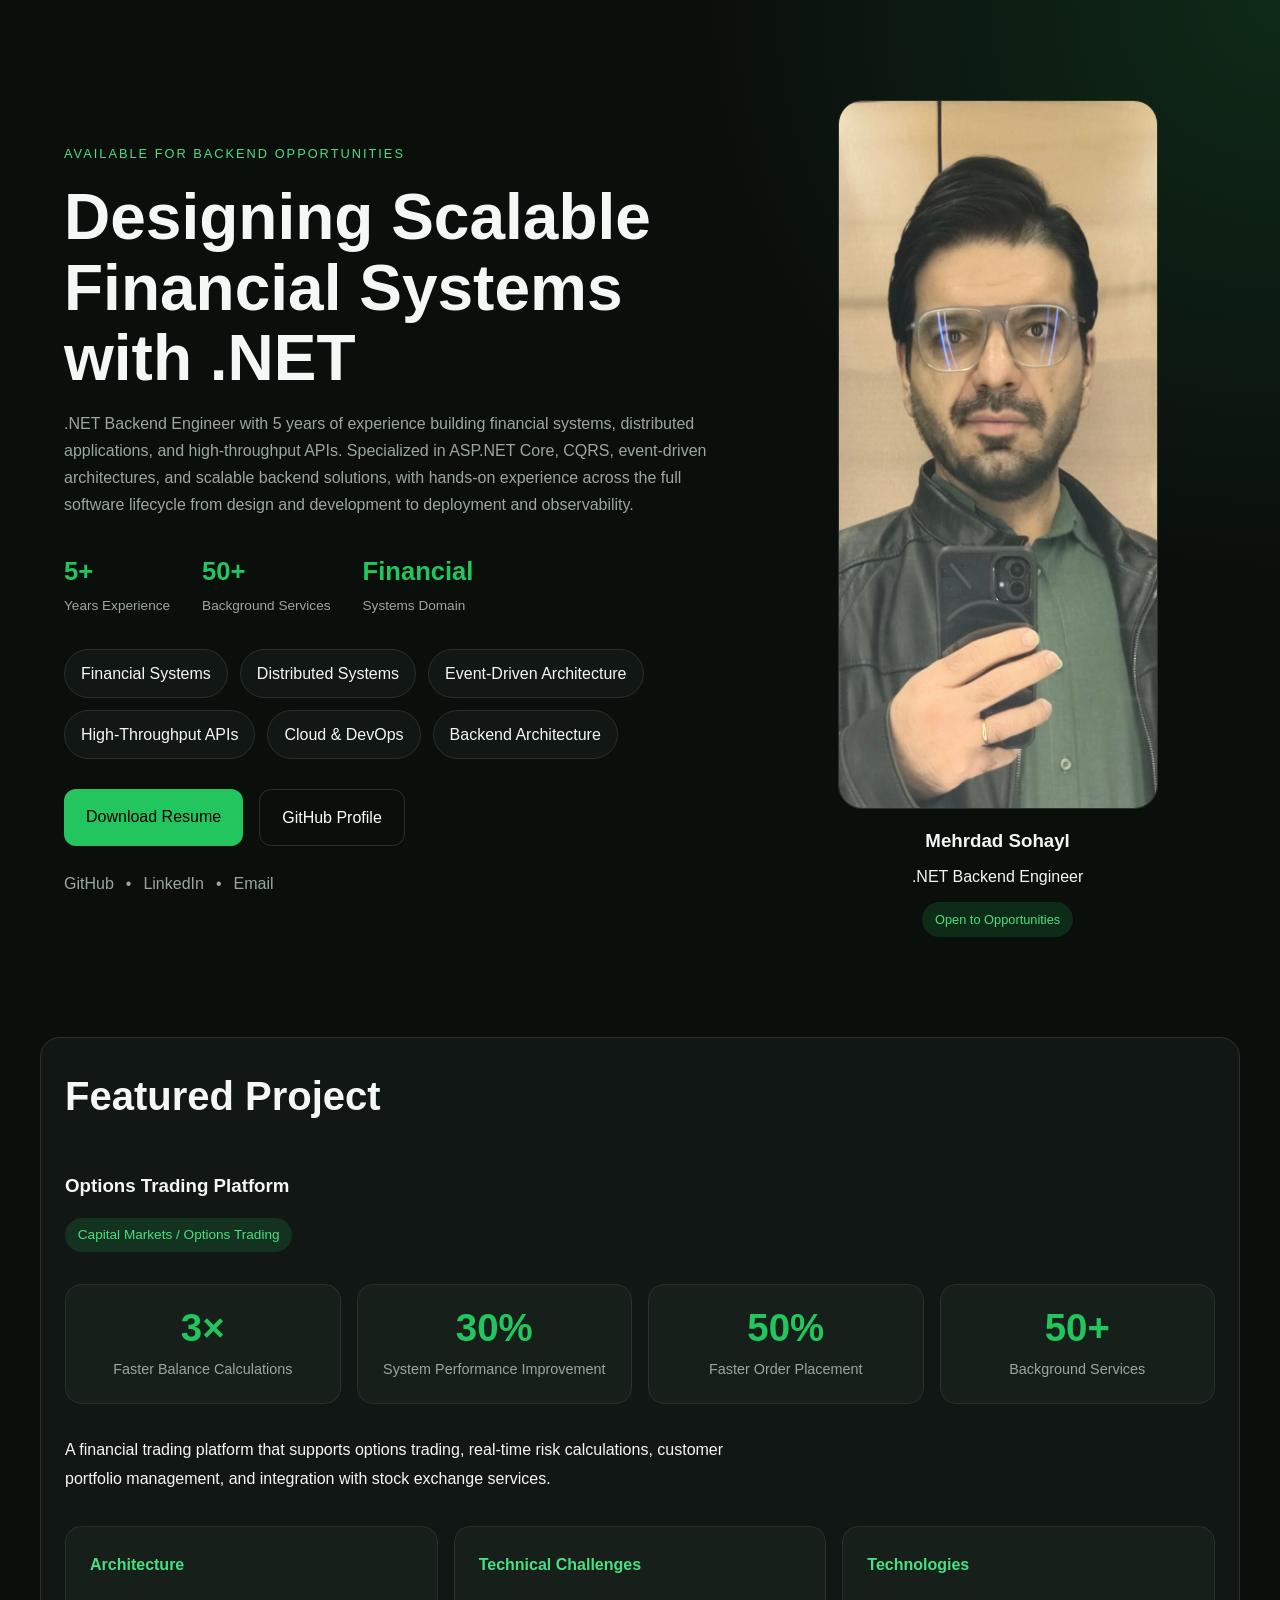
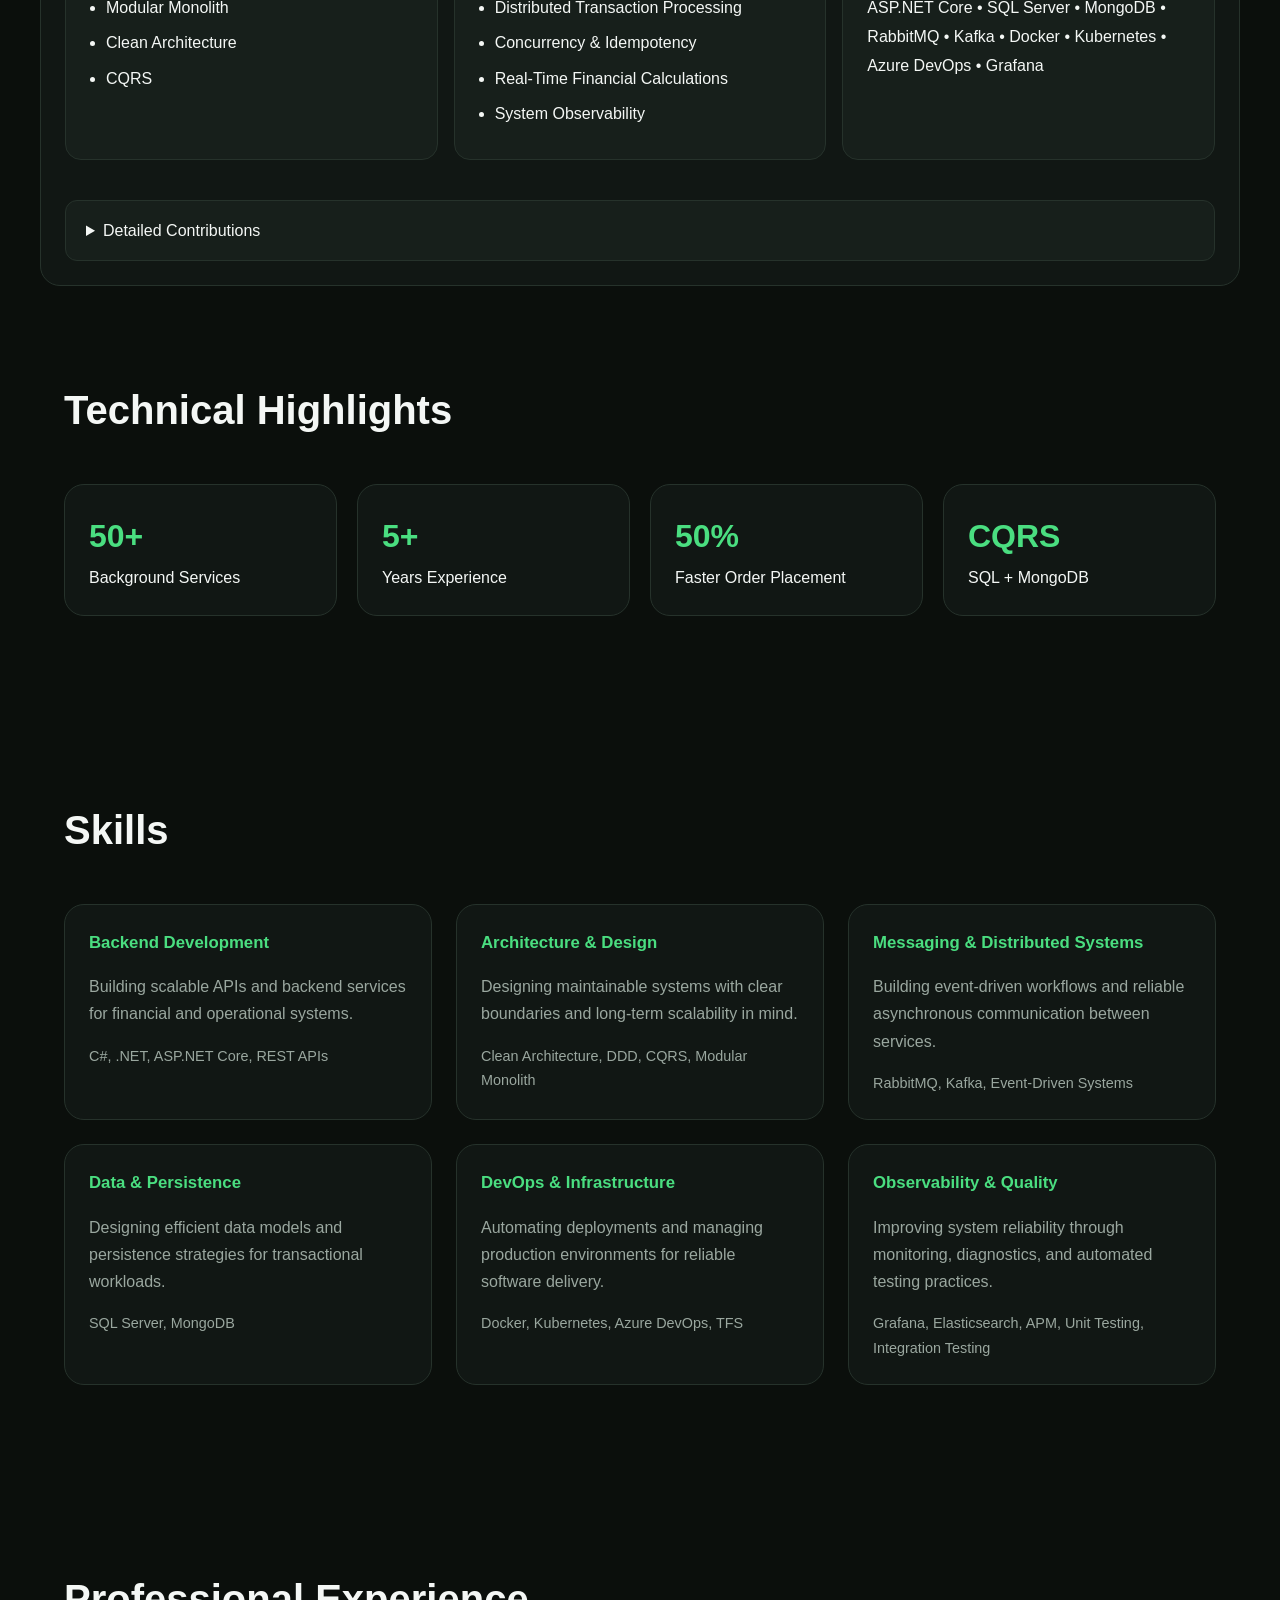
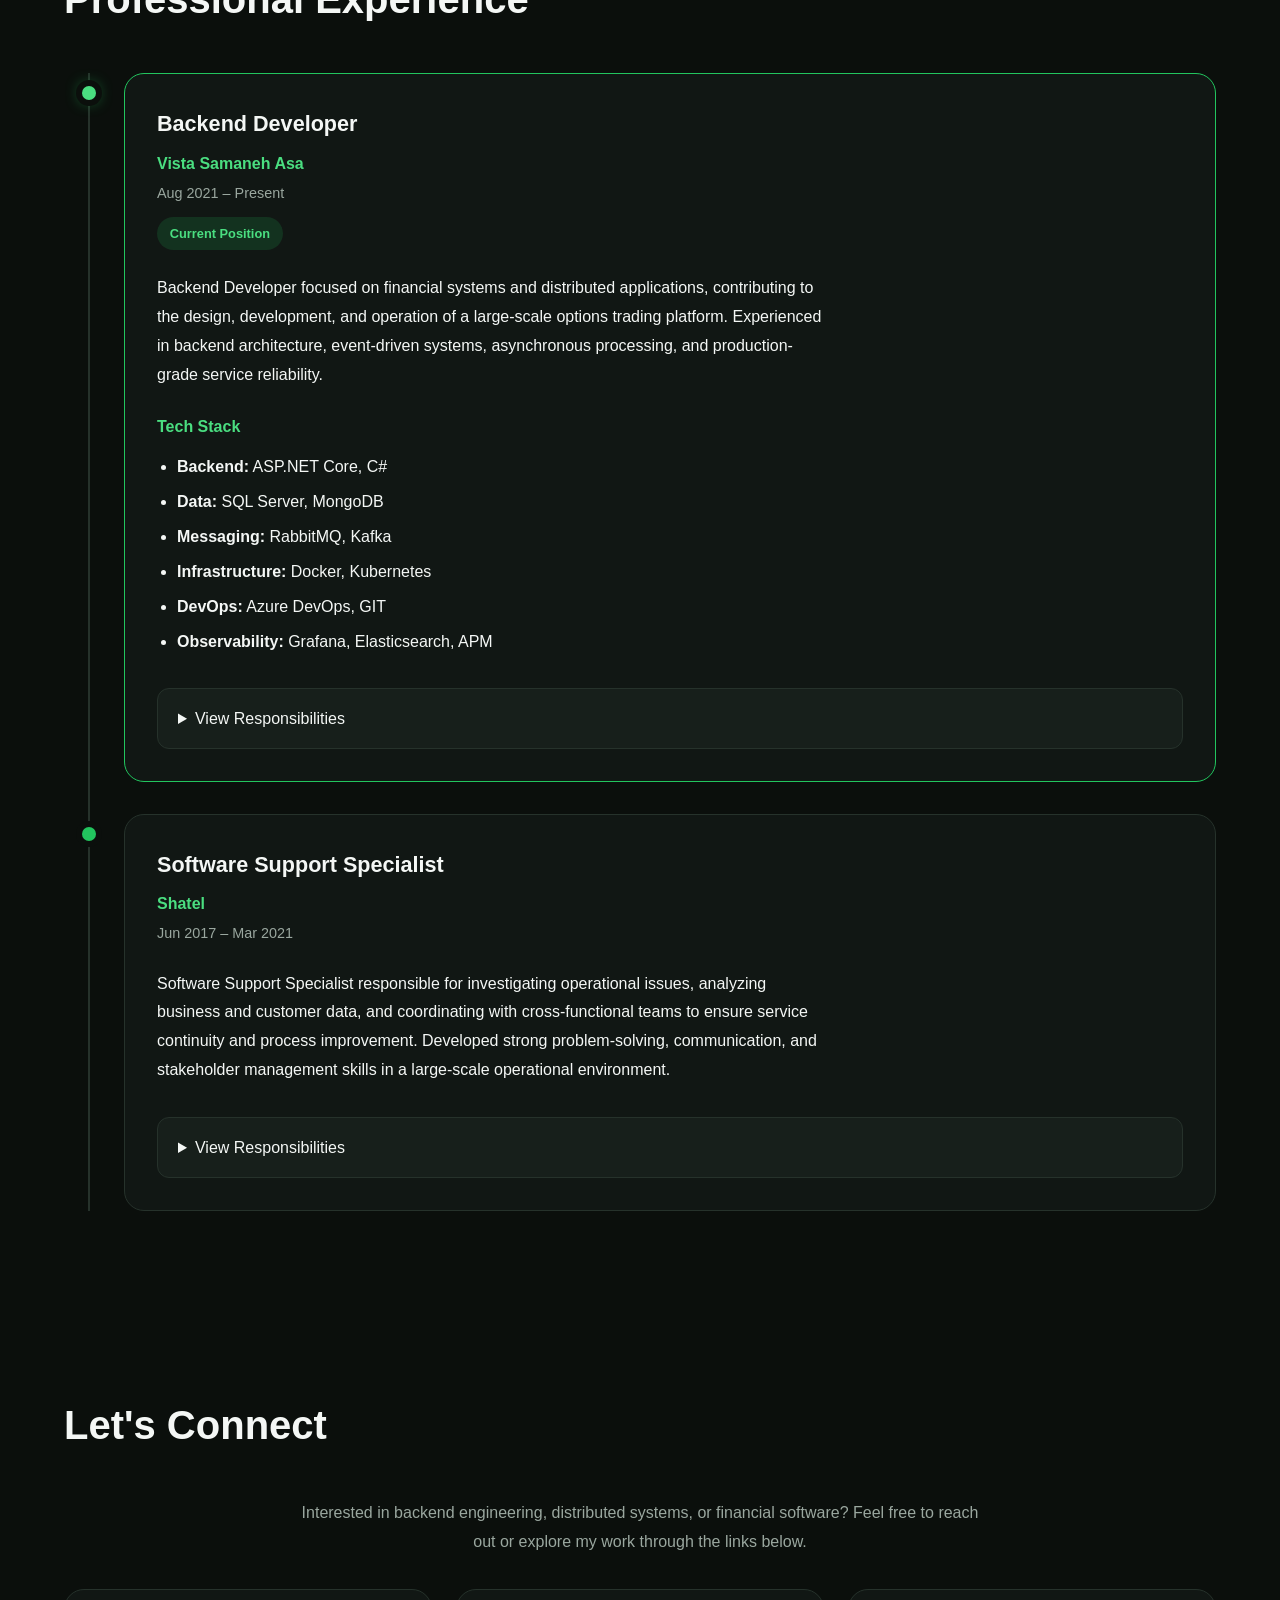
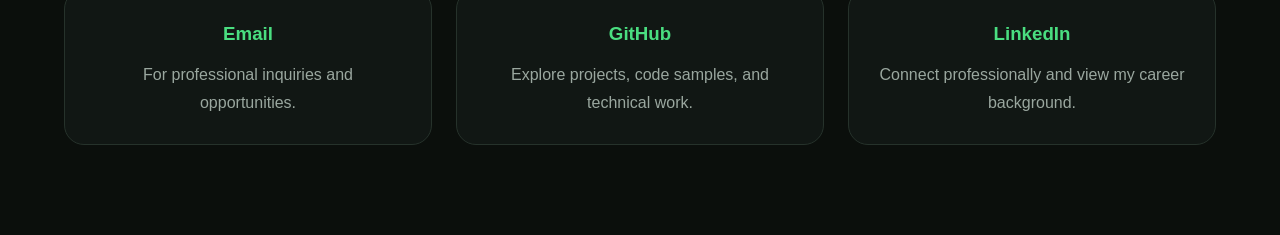
<file: index.html>
<!DOCTYPE html>
<html lang="en">
<head>
    <meta charset="UTF-8">
    <meta name="viewport" content="width=device-width, initial-scale=1.0">
    <title>Mehrdad Sohayl | Backend .NET Developer</title>
    <link rel="stylesheet" href="styles.css">
</head>
<body>
    <section>
        <header class="hero">
            <div class="container hero-grid">
                <div class="hero-text">
                    <span class="eyebrow">AVAILABLE FOR BACKEND OPPORTUNITIES</span>
                    <h1>Designing Scalable Financial Systems with .NET</h1>
                    <p class="lead">
                        .NET Backend Engineer with 5 years of experience building financial systems, distributed applications, and high-throughput APIs. Specialized in ASP.NET Core, CQRS, event-driven architectures, and scalable backend solutions, with hands-on experience across the full software lifecycle from design and development to deployment and observability.
                    </p>

                    <div class="hero-stats">

                        <div class="stat">
                            <span class="stat-number">5+</span>
                            <span class="stat-label">Years Experience</span>
                        </div>

                        <div class="stat">
                            <span class="stat-number">50+</span>
                            <span class="stat-label">Background Services</span>
                        </div>

                        <div class="stat">
                            <span class="stat-number">Financial</span>
                            <span class="stat-label">Systems Domain</span>
                        </div>

                    </div>

                    <div class="hero-tags">
                        <span>Financial Systems</span>
                        <span>Distributed Systems</span>
                        <span>Event-Driven Architecture</span>
                        <span>High-Throughput APIs</span>
                        <span>Cloud & DevOps</span>
                        <span>Backend Architecture</span>
                    </div>

                    <div class="hero-buttons">

                        <a href="assets/Mehrdad-Sohayl-Resume.pdf"
                           class="btn btn-primary"
                           target="_blank">
                            Download Resume
                        </a>

                        <a href="https://github.com/Mehrdad-Sohayl"
                           class="btn btn-secondary"
                           target="_blank">
                            GitHub Profile
                        </a>

                    </div>
                    <div class="hero-links">

                        <a href="https://github.com/Mehrdad-Sohayl">GitHub</a>

                        <span>•</span>

                        <a href="https://ir.linkedin.com/in/mehrdad-sohayl-073603b1">LinkedIn</a>

                        <span>•</span>

                        <a href="mailto:mehsohayl@gmail.com">Email</a>

                    </div>
                </div>

                <div class="hero-photo">

                    <img src="assets/1000026051.png" alt="Mehrdad Sohayl">

                    <div class="profile-card">

                        <h3>Mehrdad Sohayl</h3>

                        <p>.NET Backend Engineer</p>

                        <span class="status-badge">
                            Open to Opportunities
                        </span>

                    </div>

                </div>
            </div>
        </header>
    </section>

    <section>
        <div class="project-card featured">
            <h2 class="section-title">Featured Project</h2>
            <div class="project-header">
                <h3>Options Trading Platform</h3>
                <span class="project-domain">
                    Capital Markets / Options Trading
                </span>
            </div>

            <div class="project-results">

                <div class="result-card">
                    <div class="result-value">3×</div>
                    <div class="result-label">
                        Faster Balance Calculations
                    </div>
                </div>

                <div class="result-card">
                    <div class="result-value">30%</div>
                    <div class="result-label">
                        System Performance Improvement
                    </div>
                </div>

                <div class="result-card">
                    <div class="result-value">50%</div>
                    <div class="result-label">
                        Faster Order Placement
                    </div>
                </div>

                <div class="result-card">
                    <div class="result-value">50+</div>
                    <div class="result-label">
                        Background Services
                    </div>
                </div>

            </div>

            <div class="project-overview">
                <p>
                    A financial trading platform that supports options trading,
                    real-time risk calculations, customer portfolio management,
                    and integration with stock exchange services.
                </p>
            </div>

            <div class="project-details">

                <div class="detail-card">
                    <h4>Architecture</h4>

                    <ul>
                        <li>Modular Monolith</li>
                        <li>Clean Architecture</li>
                        <li>CQRS</li>
                    </ul>
                </div>

                <div class="detail-card">
                    <h4>Technical Challenges</h4>

                    <ul>
                        <li>Distributed Transaction Processing</li>
                        <li>Concurrency & Idempotency</li>
                        <li>Real-Time Financial Calculations</li>
                        <li>System Observability</li>
                    </ul>
                </div>

                <div class="detail-card">
                    <h4>Technologies</h4>

                    <p>
                        ASP.NET Core • SQL Server • MongoDB •
                        RabbitMQ • Kafka • Docker • Kubernetes •
                        Azure DevOps • Grafana
                    </p>
                </div>

            </div>

            <details class="contributions">
                <summary>Detailed Contributions</summary>

                <ul>
                    <li>Developed contract chain and market watch modules for real-time options trading visibility.</li>

                    <li>Implemented customer financial data archiving, improving balance calculation performance by more than 3×.</li>

                    <li>Implemented options trading strategies including Naked, Covered Call, and Spread.</li>

                    <li>Developed integration services with stock exchange core systems and processed 10+ market and customer events.</li>

                    <li>Redesigned the instrument master data module, improving overall system performance by approximately 30%.</li>

                    <li>Implemented real-time margin calculations and customer status evaluation.</li>
                </ul>
            </details>

        </div>
    </section>

    <section class="section highlights">
        <div class="container">
            <h2 class="section-title">Technical Highlights</h2>
            <div class="stats-grid">
                <div class="stat-card"><strong>50+</strong><span>Background Services</span></div>
                <div class="stat-card"><strong>5+</strong><span>Years Experience</span></div>
                <div class="stat-card"><strong>50%</strong><span>Faster Order Placement</span></div>
                <div class="stat-card"><strong>CQRS</strong><span>SQL + MongoDB</span></div>
            </div>
        </div>
    </section>

    <section class="section">
        <div class="container">
            <h2 class="section-title">Skills</h2>
            <div class="skills-grid">

                <div class="skill-card">
                    <h3>Backend Development</h3>

                    <p class="skill-description">
                        Building scalable APIs and backend services for financial and operational systems.
                    </p>

                    <p class="skill-tech">
                        C#, .NET, ASP.NET Core, REST APIs
                    </p>
                </div>

                <div class="skill-card">
                    <h3>Architecture & Design</h3>

                    <p class="skill-description">
                        Designing maintainable systems with clear boundaries and long-term scalability in mind.
                    </p>

                    <p class="skill-tech">
                        Clean Architecture, DDD, CQRS, Modular Monolith
                    </p>
                </div>

                <div class="skill-card">
                    <h3>Messaging & Distributed Systems</h3>

                    <p class="skill-description">
                        Building event-driven workflows and reliable asynchronous communication between services.
                    </p>

                    <p class="skill-tech">
                        RabbitMQ, Kafka, Event-Driven Systems
                    </p>
                </div>

                <div class="skill-card">
                    <h3>Data & Persistence</h3>

                    <p class="skill-description">
                        Designing efficient data models and persistence strategies for transactional workloads.
                    </p>

                    <p class="skill-tech">
                        SQL Server, MongoDB
                    </p>
                </div>

                <div class="skill-card">
                    <h3>DevOps & Infrastructure</h3>

                    <p class="skill-description">
                        Automating deployments and managing production environments for reliable software delivery.
                    </p>

                    <p class="skill-tech">
                        Docker, Kubernetes, Azure DevOps, TFS
                    </p>
                </div>

                <div class="skill-card">
                    <h3>Observability & Quality</h3>

                    <p class="skill-description">
                        Improving system reliability through monitoring, diagnostics, and automated testing practices.
                    </p>

                    <p class="skill-tech">
                        Grafana, Elasticsearch, APM, Unit Testing, Integration Testing
                    </p>
                </div>

            </div>
        </div>
    </section>

    <section class="section">
        <div class="container">
            <h2 class="section-title">Professional Experience</h2>
            <div class="timeline">
                <div class="timeline-card current-role">

                    <div class="job-header">
                        <h3>Backend Developer</h3>

                        <p class="company">Vista Samaneh Asa</p>

                        <p class="duration">Aug 2021 – Present</p>
                        <span class="current-badge">
                            Current Position
                        </span>
                    </div>

                    <div class="job-summary">
                        <p>
                            Backend Developer focused on financial systems and distributed applications, contributing to the design, development, and operation of a large-scale options trading platform. Experienced in backend architecture, event-driven systems, asynchronous processing, and production-grade service reliability.
                        </p>
                    </div>

                    <div class="tech-stack">
                        <h4>Tech Stack</h4>

                        <ul>
                            <li><strong>Backend:</strong> ASP.NET Core, C#</li>
                            <li><strong>Data:</strong> SQL Server, MongoDB</li>
                            <li><strong>Messaging:</strong> RabbitMQ, Kafka</li>
                            <li><strong>Infrastructure:</strong> Docker, Kubernetes</li>
                            <li><strong>DevOps:</strong> Azure DevOps, GIT</li>
                            <li><strong>Observability:</strong> Grafana, Elasticsearch, APM</li>
                        </ul>
                    </div>

                    <details class="responsibilities">
                        <summary>View Responsibilities</summary>

                        <ul>
                            <li>Design and develop backend services using ASP.NET Core Web API.</li>
                            <li>Design scalable solutions following Clean Architecture and Modular Monolith principles.</li>
                            <li>Develop and optimize data access layers using SQL Server and MongoDB.</li>
                            <li>Build asynchronous integrations using RabbitMQ and Apache Kafka.</li>
                            <li>Manage deployment and delivery processes using Docker, Kubernetes, and Azure DevOps.</li>
                        </ul>
                    </details>
                </div>
                <div class="timeline-card">

                    <div class="job-header">
                        <h3>Software Support Specialist</h3>

                        <p class="company">Shatel</p>

                        <p class="duration">Jun 2017 – Mar 2021</p>
                    </div>

                    <div class="job-summary">
                        <p>
                            Software Support Specialist responsible for investigating operational issues,
                            analyzing business and customer data, and coordinating with cross-functional teams
                            to ensure service continuity and process improvement.
                            Developed strong problem-solving, communication, and stakeholder management skills
                            in a large-scale operational environment.
                        </p>
                    </div>

                    <details class="responsibilities">
                        <summary>View Responsibilities</summary>

                        <ul>
                            <li>Collaborated with Sales, Support, Operations, and Customer Service teams to investigate issues and ensure service continuity.</li>
                            <li>Analyzed operational data, reports, and customer requests to identify discrepancies and support process improvements.</li>
                            <li>Assisted in incident investigation, issue tracking, and resolution coordination across multiple business units.</li>
                            <li>Participated in documenting workflows, operational procedures, and service-related processes.</li>
                            <li>Communicated with internal stakeholders to gather requirements, clarify issues, and facilitate effective problem resolution.</li>
                        </ul>
                    </details>

                </div>
            </div>
        </div>
    </section>

    <section id="contact" class="section">
        <div class="container">
            <h2 class="section-title">Let's Connect</h2>
            <p class="contact-intro">
                Interested in backend engineering, distributed systems, or financial software?
                Feel free to reach out or explore my work through the links below.
            </p>
            <div class="contact-grid">
                <a class="contact-card"
                   href="mailto:mehsohayl@gmail.com">

                    <h3>Email</h3>

                    <p>For professional inquiries and opportunities.</p>

                </a>
                <a class="contact-card"
                   href="https://github.com/Mehrdad-Sohayl"
                   target="_blank">

                    <h3>GitHub</h3>

                    <p>Explore projects, code samples, and technical work.</p>

                </a>
                <a class="contact-card"
                   href="https://ir.linkedin.com/in/mehrdad-sohayl-073603b1"
                   target="_blank">

                    <h3>LinkedIn</h3>

                    <p>Connect professionally and view my career background.</p>

                </a>
            </div>
        </div>
    </section>

</body>
</html>
</file>
<file: styles.css>
:root {
    --bg: #0b0f0c;
    --surface: #111714;
    --surface2: #171f1b;
    --border: #26322b;
    --text: #f4f7f5;
    --muted: #9aa79f;
    --emerald: #22c55e;
    --emerald-light: #4ade80;
    --glow: rgba(34,197,94,.15);
    --radius: 20px;
}

* {
    margin: 0;
    padding: 0;
    box-sizing: border-box
}

body {
    background: var(--bg);
    color: var(--text);
    font-family: Inter,Segoe UI,sans-serif;
    line-height: 1.7
}

.container {
    max-width: 1200px;
    margin: auto;
    padding: 0 24px
}

.section {
    padding: 90px 0
}

.hero {
    padding: 100px 0;
    background: radial-gradient(circle at top right,var(--glow),transparent 35%)
}

.hero-stats {
    display: flex;
    gap: 2rem;
    margin: 2rem 0;
}

.stat {
    display: flex;
    flex-direction: column;
}

.stat-number {
    color: var(--emerald);
    font-size: 1.6rem;
    font-weight: 700;
}

.stat-label {
    color: var(--muted);
    font-size: .85rem;
}



.hero-grid {
    display: grid;
    grid-template-columns: 1.5fr 1fr;
    gap: 60px;
    align-items: center
}

.hero-photo {
    display: flex;
    flex-direction: column;
    align-items: center;
}


.profile-card {
    margin-top: 1rem;
    text-align: center;
}


.hero-links {
    margin-top: 1.5rem;
    display: flex;
    gap: .75rem;
    align-items: center;
    color: var(--muted);
}


    .hero-links a {
        color: var(--muted);
        text-decoration: none;
    }


        .hero-links a:hover {
            color: var(--emerald-light);
        }

.status-badge {
    display: inline-block;
    margin-top: .75rem;
    padding: .4rem .8rem;
    border-radius: 999px;
    background: var(--glow);
    color: var(--emerald-light);
    font-size: .8rem;
}

.profile-card h3 {
    margin-bottom: .4rem;
}



.hero-photo img {
    width: 100%;
    max-width: 320px;
    border-radius: 24px;
    border: 1px solid var(--border)
}

.eyebrow {
    color: var(--emerald-light);
    letter-spacing: 2px;
    font-size: .8rem
}

h1 {
    font-size: 4rem;
    line-height: 1.1;
    margin: 16px 0
}

.lead {
    color: var(--muted);
    max-width: 700px
}

.hero-tags, .skill-badges {
    display: flex;
    flex-wrap: wrap;
    gap: 12px;
    margin-top: 24px
}

    .hero-tags span, .skill-badges span {
        background: var(--surface);
        border: 1px solid var(--border);
        padding: 10px 16px;
        border-radius: 999px;
        transition: .3s
    }

        .skill-badges span:hover {
            transform: translateY(-4px);
            border-color: var(--emerald);
            box-shadow: 0 0 0 1px var(--emerald);
        }

.hero-buttons {
    display: flex;
    gap: 16px;
    margin-top: 30px
}

.btn {
    padding: 14px 22px;
    border-radius: 12px;
    text-decoration: none
}

.btn-primary {
    background: var(--emerald);
    color: #000
}

.btn-secondary {
    border: 1px solid var(--border);
    color: white
}

.section-title {
    font-size: 2.5rem;
    margin-bottom: 40px
}

.project-card, .stat-card, .timeline-card, .contact-card {
    background: var(--surface);
    border: 1px solid var(--border);
    border-radius: var(--radius);
    padding: 24px;
    transition: .3s;
}

    .project-card:hover, .stat-card:hover, .timeline-card:hover, .contact-card:hover {
        transform: translateY(-6px);
        border-color: var(--emerald);
    }

.stats-grid, .contact-grid {
    display: grid;
    gap: 20px;
}

.project-grid {
    display: grid;
    grid-template-columns: repeat(2, minmax(0, 1fr));
    gap: 20px;
}

.result-card,
.skill-card,
.timeline-card,
.contact-card {
    min-width: 0;
}

.project-domain,
.result-label,
.project-card p,
.project-card li {
    overflow-wrap: break-word;
    word-break: break-word;
}

    .project-grid > * {
        min-width: 0;
    }

@media (max-width: 768px) {
    .project-grid {
        grid-template-columns: 1fr;
    }
}

.skill-card,
.detail-card,
.result-card {
    min-width: 0;
}

@media (max-width: 768px) {
    .project-card {
        padding: 1.5rem;
    }
}

@media (max-width: 768px) {
    .results-grid {
        grid-template-columns: repeat(2, 1fr);
    }
}

.project-grid {
    grid-template-columns: repeat(2,1fr)
}

.stats-grid, .contact-grid {
    grid-template-columns: repeat(auto-fit,minmax(220px,1fr))
}

.stat-card strong {
    display: block;
    font-size: 2rem;
    color: var(--emerald-light)
}

.contact-card {
    text-decoration: none;
    color: var(--text);
    text-align: center
}

.muted {
    color: var(--muted)
}

ul {
    padding-left: 20px
}

@media(max-width:768px) {
    .hero-grid, .project-grid {
        grid-template-columns: 1fr
    }

    h1 {
        font-size: 2.6rem
    }
}

.skills-grid {
    display: grid;
    grid-template-columns: repeat(auto-fit, minmax(280px, 1fr));
    gap: 1.5rem;
}

.skill-card {
    background: var(--surface);
    border: 1px solid var(--border);
    border-radius: var(--radius);
    padding: 1.5rem;
    transition: transform .25s ease, border-color .25s ease, box-shadow .25s ease;
}

    .skill-card:hover {
        transform: translateY(-4px);
        border-color: var(--emerald);
        box-shadow: 0 12px 32px var(--glow);
    }

.skill-description {
    color: var(--text);
    line-height: 1.7;
    margin-bottom: 1rem;
}


.skill-tech {
    color: var(--muted);
    font-size: .9rem;
}

.skill-card h3 {
    color: var(--emerald-light);
    margin-bottom: 1rem;
    font-size: 1.05rem;
}

.skill-card p {
    color: var(--muted);
    line-height: 1.7;
}

.timeline {
    position: relative;
    display: flex;
    flex-direction: column;
    gap: 2rem;
}

    .timeline::before {
        content: "";
        position: absolute;
        left: 24px;
        top: 0;
        bottom: 0;
        width: 2px;
        background: var(--border);
    }

.timeline-card {
    position: relative;
    margin-left: 60px;
}

    .timeline-card ul {
        margin-top: 8px;
        margin-bottom: 16px;
    }

    .timeline-card li {
        margin-bottom: 8px;
    }

    .timeline-card::before {
        content: "";
        position: absolute;
        width: 14px;
        height: 14px;
        left: -43px;
        top: 12px;
        border-radius: 50%;
        background: var(--emerald);
        box-shadow: 0 0 0 6px var(--bg);
    }

.current-role::before {
    background: var(--emerald-light);
    box-shadow: 0 0 0 6px var(--bg), 0 0 16px var(--emerald);
}

.current-badge {
    display: inline-block;
    margin-top: .75rem;
    padding: .35rem .8rem;
    border-radius: 999px;
    background: var(--glow);
    color: var(--emerald-light);
    font-size: .8rem;
    font-weight: 600;
}

.timeline-card {
    position: relative;
    margin-left: 60px;
    background: var(--surface);
    border: 1px solid var(--border);
    border-radius: var(--radius);
    padding: 2rem;
}

.timeline-card {
    transition: transform .25s ease, border-color .25s ease, box-shadow .25s ease;
}

.current-role {
    border-color: rgba(34, 197, 94, 0.35);
}

.company {
    color: var(--emerald-light);
    font-weight: 600;
}

.job-summary {
    margin: 1.5rem 0;
}

.tech-stack {
    margin-top: 1.5rem;
}

.responsibilities {
    margin-top: 2rem;
}

.job-header h3 {
    font-size: 1.35rem;
    font-weight: 700;
}

.timeline-card:hover {
    transform: translateY(-4px);
    border-color: var(--emerald);
    box-shadow: 0 12px 32px var(--glow);
}

.current-role {
    border-color: var(--emerald);
}

.project-results {
    display: grid;
    grid-template-columns: repeat(4, 1fr);
    gap: 1rem;
    margin: 2rem 0;
}

.result-card {
    background: var(--surface2);
    border: 1px solid var(--border);
    border-radius: 16px;
    padding: 1.5rem;
    text-align: center;
    transition: all .25s ease;
}

    .result-card:hover {
        transform: translateY(-4px);
        border-color: var(--emerald);
        box-shadow: 0 10px 30px var(--glow);
    }

.result-value {
    color: var(--emerald);
    font-size: 2.4rem;
    font-weight: 800;
    line-height: 1;
}

.result-label {
    margin-top: .75rem;
    color: var(--muted);
    font-size: .9rem;
    line-height: 1.4;
}

.project-details {
    display: grid;
    grid-template-columns: repeat(3, 1fr);
    gap: 1.5rem;
    margin-top: 2rem;
}

.detail-card {
    background: var(--surface2);
    border: 1px solid var(--border);
    border-radius: 16px;
    padding: 1.5rem;
}

    .detail-card h4 {
        color: var(--emerald-light);
        margin-bottom: 1rem;
    }

    .detail-card ul {
        margin: 0;
        padding-left: 1rem;
    }

    .detail-card li {
        margin-bottom: 0.5rem;
    }

    .detail-card p {
        line-height: 1.8;
    }

.contributions {
    margin-top: 2rem;
}

    .contributions summary {
        background: var(--surface2);
        border: 1px solid var(--border);
        border-radius: 12px;
        padding: 1rem 1.25rem;
        transition: all .25s ease;
    }

        .contributions summary:hover {
            border-color: var(--emerald);
        }

    .contributions[open] summary {
        border-color: var(--emerald);
    }

    .contributions ul {
        padding-left: 1.25rem;
    }

    .contributions li {
        margin-bottom: 0.75rem;
        line-height: 1.6;
    }

.project-header {
    margin-bottom: 1.5rem;
}

    .project-header h3 {
        margin-bottom: 0.5rem;
    }

.project-domain {
    display: inline-block;
    padding: .35rem .8rem;
    background: var(--glow);
    color: var(--emerald-light);
    border-radius: 999px;
    font-size: .85rem;
    margin-top: .5rem;
}

.project-overview {
    margin-bottom: 2rem;
}

    .project-overview p {
        line-height: 1.8;
        max-width: 75ch;
    }

.project-card.featured {
    max-width: 1200px;
    margin: 0 auto;
}


.contributions {
    margin-top: 2.5rem;
}

.job-header {
    margin-bottom: 1.25rem;
}

    .job-header h3 {
        margin-bottom: 0.4rem;
    }

.company {
    color: var(--emerald-light);
    font-weight: 600;
    margin-bottom: 0.25rem;
}

.duration {
    color: var(--muted);
    font-size: 0.9rem;
}

.job-summary {
    margin: 1.5rem 0;
}

    .job-summary p {
        line-height: 1.8;
        max-width: 75ch;
    }

.tech-stack {
    margin-top: 1.5rem;
}

    .tech-stack h4 {
        color: var(--emerald-light);
        margin-bottom: 0.75rem;
    }

.responsibilities summary {
    background: var(--surface2);
    border: 1px solid var(--border);
    border-radius: 12px;
    padding: 1rem 1.25rem;
    cursor: pointer;
    transition: all .25s ease;
}

    .responsibilities summary:hover {
        border-color: var(--emerald);
    }

.responsibilities {
    margin-top: 2rem;
}

    .responsibilities ul {
        padding-left: 1.25rem;
    }

    .responsibilities li {
        margin-bottom: .75rem;
        line-height: 1.6;
    }



.contact-grid {
    display: grid;
    grid-template-columns: repeat(auto-fit, minmax(280px, 1fr));
    gap: 1.5rem;
    margin-top: 2rem;
}


.contact-card {
    display: block;
    background: var(--surface);
    border: 1px solid var(--border);
    border-radius: var(--radius);
    padding: 1.75rem;
    text-decoration: none;
    transition: transform .25s ease, border-color .25s ease, box-shadow .25s ease;
}


    .contact-card:hover {
        transform: translateY(-4px);
        border-color: var(--emerald);
        box-shadow: 0 12px 32px var(--glow);
    }


    .contact-card h3 {
        color: var(--emerald-light);
        margin-bottom: .75rem;
    }


    .contact-card p {
        color: var(--muted);
        line-height: 1.7;
    }


.contact-intro {
    max-width: 700px;
    margin: 0 auto;
    text-align: center;
    color: var(--muted);
    line-height: 1.8;
}

.project-card,
.timeline-card,
.skill-card,
.contact-card {
    min-width: 0;
}

.tech-stack {
    overflow-wrap: break-word;
    word-wrap: break-word;
}

.project-card p {
    overflow-wrap: break-word;
}

details {
    width: 100%;
}

    details ul {
        padding-left: 1.2rem;
    }


@media (max-width: 768px) {

    .project-results {
        grid-template-columns: repeat(2, 1fr);
    }
}


@media (max-width: 480px) {

    .project-results {
        grid-template-columns: 1fr;
    }
}

@media (max-width: 768px) {

    .project-results {
        grid-template-columns: repeat(2, 1fr);
    }
}


@media (max-width: 480px) {

    .project-results {
        grid-template-columns: 1fr;
    }
}

.result-card {
    min-width: 0;
}

.result-label {
    overflow-wrap: break-word;
}

.project-details {
    display: grid;
    grid-template-columns: repeat(auto-fit, minmax(280px, 1fr));
    gap: 1rem;
}
</file>
